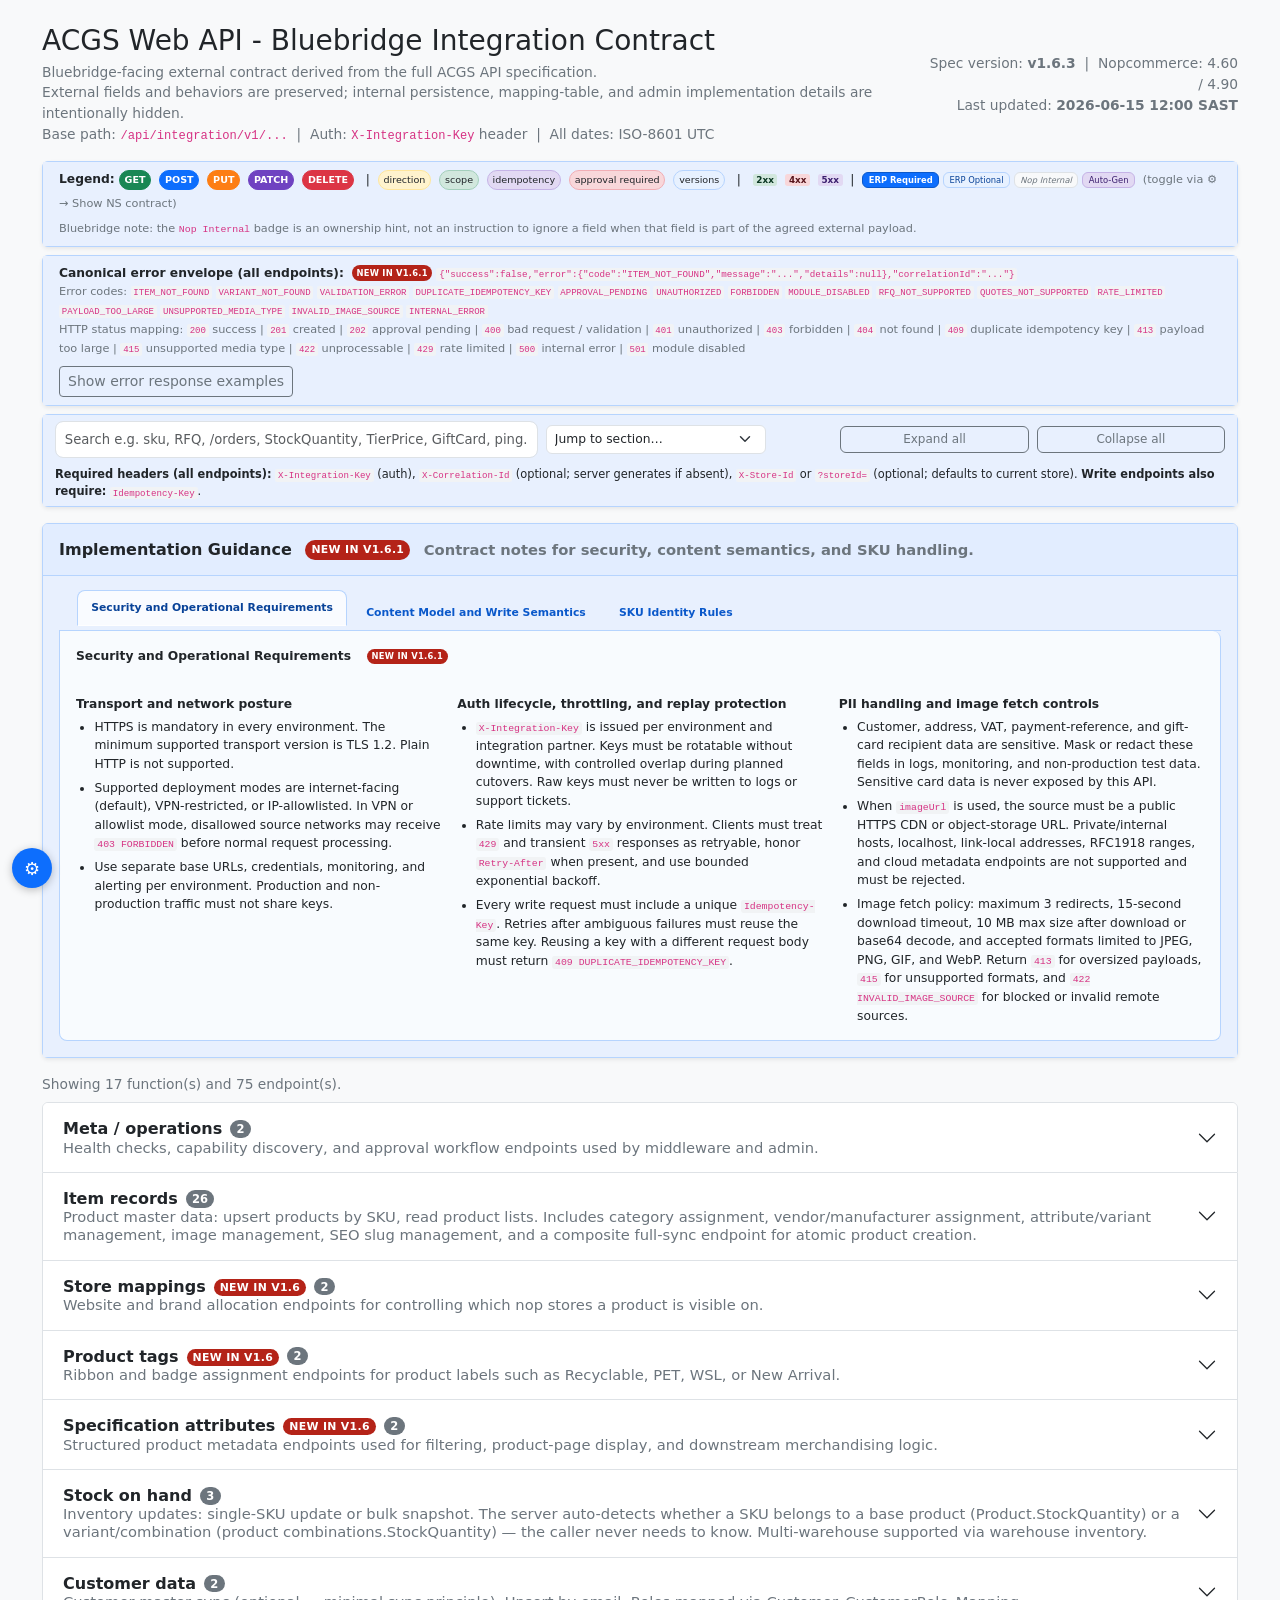
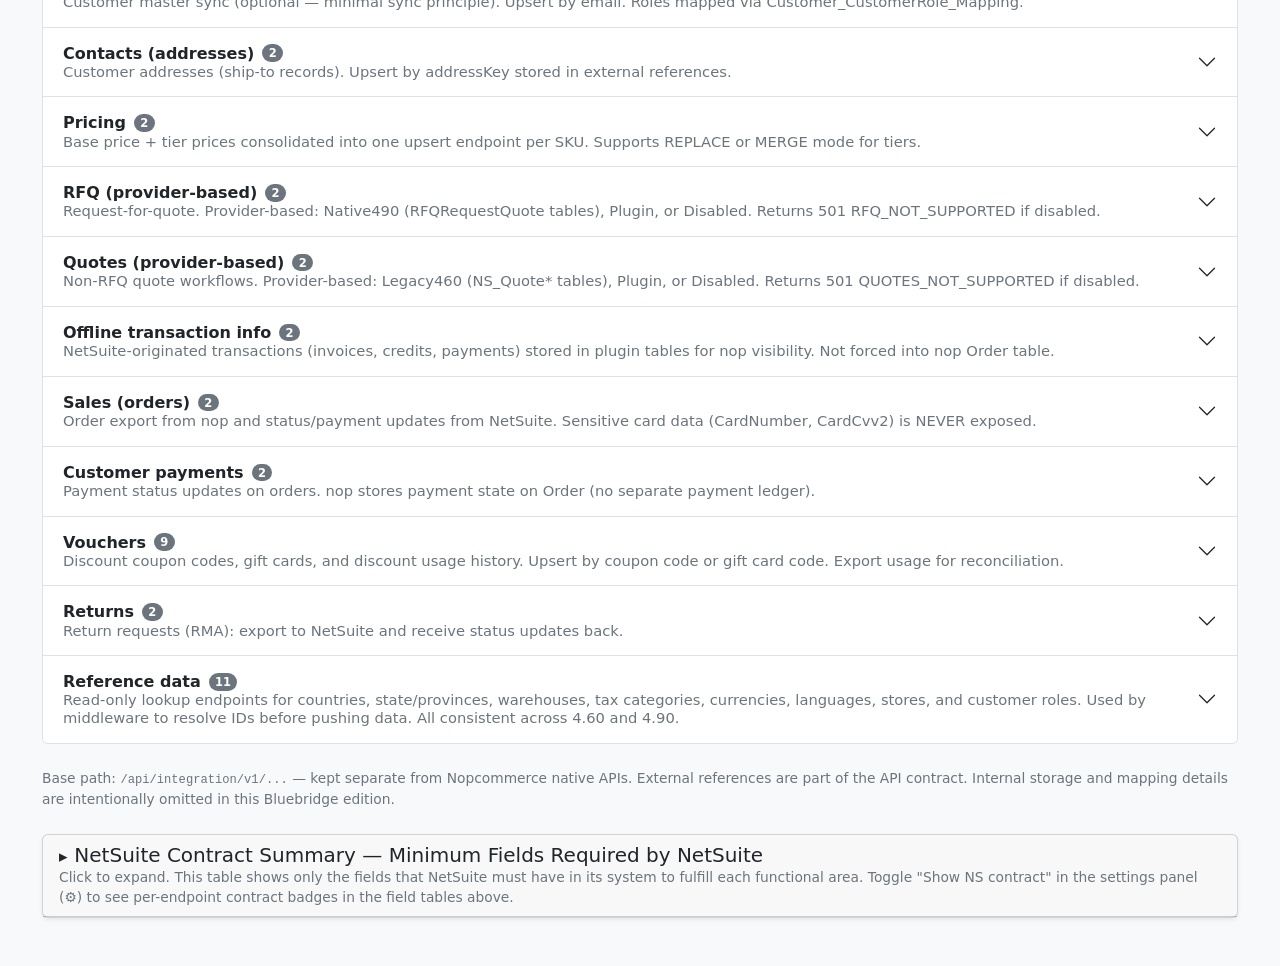
<file: index.html>
﻿<!doctype html>
<html lang="en">
<head>
  <meta charset="utf-8">
  <meta name="viewport" content="width=device-width, initial-scale=1">
  <title>ACGS Web API - Bluebridge Integration Contract</title>
  <link href="https://cdn.jsdelivr.net/npm/bootstrap@5.3.3/dist/css/bootstrap.min.css" rel="stylesheet">
  <link href="css/styles.css" rel="stylesheet">
</head>
<body>
<!-- Floating settings panel -->
<button class="settings-fab" id="settingsFab" title="Display settings (Ctrl+,)">&#x2699;</button>
<div class="settings-panel" id="settingsPanel">
  <h6>Layout width</h6>
  <div class="form-check form-switch mb-1">
    <input class="form-check-input" type="checkbox" id="widthToggle">
    <label class="form-check-label" for="widthToggle">Full width</label>
  </div>
  <div class="settings-divider"></div>
  <h6>Field details</h6>
  <div class="form-check form-switch mb-1">
    <input class="form-check-input" type="checkbox" id="typesToggle">
    <label class="form-check-label" for="typesToggle">Show data types</label>
  </div>
  <div class="form-check form-switch mb-1">
    <input class="form-check-input" type="checkbox" id="contractToggle">
    <label class="form-check-label" for="contractToggle">Show NS contract</label>
  </div>
  <div class="form-check form-switch mb-1">
    <input class="form-check-input" type="checkbox" id="diffToggle">
    <label class="form-check-label" for="diffToggle">Highlight 4.60/4.90 diffs</label>
  </div>
  <div class="settings-divider"></div>
  <h6>Appearance</h6>
  <div class="form-check form-switch mb-1">
    <input class="form-check-input" type="checkbox" id="darkToggle">
    <label class="form-check-label" for="darkToggle">Dark mode</label>
  </div>
  <div class="form-check form-switch mb-1">
    <input class="form-check-input" type="checkbox" id="printToggle">
    <label class="form-check-label" for="printToggle">Print view</label>
  </div>
  <div class="settings-divider"></div>
  <h6>Font size</h6>
  <div class="btn-group w-100" role="group">
    <button type="button" class="btn btn-outline-secondary fs-btn" data-fs="fs-xs">XS</button>
    <button type="button" class="btn btn-outline-secondary fs-btn" data-fs="fs-sm">S</button>
    <button type="button" class="btn btn-outline-secondary fs-btn active" data-fs="fs-md">M</button>
    <button type="button" class="btn btn-outline-secondary fs-btn" data-fs="fs-lg">L</button>
  </div>
</div>

<div class="container container-narrow py-4">
    <div class="d-flex flex-column flex-md-row justify-content-between align-items-md-center gap-3 mb-3">
      <div>
          <h1 class="h3 mb-1">ACGS Web API - Bluebridge Integration Contract</h1>
        <div class="small-muted">
          Bluebridge-facing external contract derived from the full ACGS API specification.
          <br>External fields and behaviors are preserved; internal persistence, mapping-table, and admin implementation details are intentionally hidden.
          <br>Base path: <code class="mono">/api/integration/v1/...</code> &nbsp;|&nbsp; Auth: <code>X-Integration-Key</code> header &nbsp;|&nbsp; All dates: ISO-8601 UTC
        </div>
      </div>
      <div class="text-md-end small-muted">
        Spec version: <strong id="specVersion">v1.6.3</strong> &nbsp;|&nbsp; Nopcommerce: 4.60 / 4.90
        <br>Last updated: <strong id="lastUpdated">2026-06-15 12:00 SAST</strong>
      </div>
    </div>

    <!-- Legend -->
    <div class="card shadow-sm mb-2 header-zone">
      <div class="card-body legend-box py-2">
        <strong>Legend:</strong>
        <span class="pill pill-method pill-method-get">GET</span>
        <span class="pill pill-method pill-method-post">POST</span>
        <span class="pill pill-method pill-method-put">PUT</span>
        <span class="pill pill-method pill-method-patch">PATCH</span>
        <span class="pill pill-method pill-method-delete">DELETE</span>
        &nbsp;|&nbsp;
        <span class="pill dir">direction</span>
        <span class="pill scope">scope</span>
        <span class="pill idemp">idempotency</span>
        <span class="pill approval">approval required</span>
        <span class="pill ver">versions</span>
        &nbsp;|&nbsp;
        <span class="status-badge status-2xx">2xx</span>
        <span class="status-badge status-4xx">4xx</span>
        <span class="status-badge status-5xx">5xx</span>
        &nbsp;|&nbsp;
        <span class="badge badge-ns-required">ERP Required</span>
        <span class="badge badge-ns-optional">ERP Optional</span>
        <span class="badge badge-nop-internal">Nop Internal</span>
        <span class="badge badge-auto-generated">Auto-Gen</span>
        <span class="small-muted ms-1">(toggle via &#x2699; &#x2192; Show NS contract)</span>
        <div class="small-muted mt-2">Bluebridge note: the <code>Nop Internal</code> badge is an ownership hint, not an instruction to ignore a field when that field is part of the agreed external payload.</div>
      </div>
    </div>

    <!-- Error response schema -->
    <div class="card shadow-sm mb-2 header-zone">
      <div class="card-body py-2 header-info">
        <strong>Canonical error envelope (all endpoints):</strong><span class="new-badge">New in v1.6.1</span>
        <code class="mono" style="font-size:.75em">{"success":false,"error":{"code":"ITEM_NOT_FOUND","message":"...","details":null},"correlationId":"..."}</code>
        <br><span class="small-muted">Error codes: <code>ITEM_NOT_FOUND</code> <code>VARIANT_NOT_FOUND</code> <code>VALIDATION_ERROR</code> <code>DUPLICATE_IDEMPOTENCY_KEY</code> <code>APPROVAL_PENDING</code> <code>UNAUTHORIZED</code> <code>FORBIDDEN</code> <code>MODULE_DISABLED</code> <code>RFQ_NOT_SUPPORTED</code> <code>QUOTES_NOT_SUPPORTED</code> <code>RATE_LIMITED</code> <code>PAYLOAD_TOO_LARGE</code> <code>UNSUPPORTED_MEDIA_TYPE</code> <code>INVALID_IMAGE_SOURCE</code> <code>INTERNAL_ERROR</code></span>
        <br><span class="small-muted">HTTP status mapping:
          <code>200</code> success |
          <code>201</code> created |
          <code>202</code> approval pending |
          <code>400</code> bad request / validation |
          <code>401</code> unauthorized |
          <code>403</code> forbidden |
          <code>404</code> not found |
          <code>409</code> duplicate idempotency key |
          <code>413</code> payload too large |
          <code>415</code> unsupported media type |
          <code>422</code> unprocessable |
          <code>429</code> rate limited |
          <code>500</code> internal error |
          <code>501</code> module disabled
        </span>
        <div class="mt-2">
          <button class="btn btn-sm btn-outline-secondary" type="button" onclick="var b=document.getElementById('errorExamplesBlock');b.classList.toggle('open');this.textContent=b.classList.contains('open')?'Hide error examples':'Show error response examples'">Show error response examples</button>
          <div class="example-payload-block" id="errorExamplesBlock">
            <h6 class="mt-2">404 &mdash; Item not found</h6>
            <pre>{"success":false,"error":{"code":"ITEM_NOT_FOUND","message":"No product found with SKU: NONEXIST-SKU","details":null},"correlationId":"a1b2c3d4-e5f6-7890-abcd-ef1234567890"}</pre>
            <h6>401 &mdash; Unauthorized</h6>
            <pre>{"success":false,"error":{"code":"UNAUTHORIZED","message":"Invalid or missing X-Integration-Key header","details":null},"correlationId":"f1e2d3c4-b5a6-7890-abcd-ef1234567890"}</pre>
            <h6>409 &mdash; Duplicate idempotency key</h6>
            <pre>{"success":false,"error":{"code":"DUPLICATE_IDEMPOTENCY_KEY","message":"Idempotency-Key has already been used for a different request","details":{"originalRequestUtc":"2025-01-15T10:00:00Z","originalAction":"updated"}},"correlationId":"c3d4e5f6-a7b8-9012-cdef-123456789abc"}</pre>
            <h6>429 &mdash; Rate limited</h6>
            <pre>{"success":false,"error":{"code":"RATE_LIMITED","message":"Rate limit exceeded for this integration key","details":{"retryAfterSeconds":30}},"correlationId":"c7d8e9f0-a1b2-3456-cdef-45678901bcde"}</pre>
            <h6>422 &mdash; Validation error</h6>
            <pre>{"success":false,"error":{"code":"VALIDATION_ERROR","message":"One or more validation errors occurred","details":[{"field":"name","message":"Name is required"},{"field":"price","message":"Price must be >= 0"}]},"correlationId":"d4e5f6a7-b8c9-0123-def1-23456789abcd"}</pre>
            <h6>202 &mdash; Approval pending (success with staging)</h6>
            <pre>{"success":true,"data":{"status":"PENDING_APPROVAL","pendingChangeId":42,"pendingChangeNumber":"PC-000042","message":"Change staged for approval. Use GET /approvals/42 to check status."},"correlationId":"e5f6a7b8-c9d0-1234-ef12-3456789abcde"}</pre>
          </div>
        </div>
      </div>
    </div>

    <!-- Sticky search bar -->
    <div class="card shadow-sm mb-3 sticky-search header-zone">
      <div class="card-body">
        <div class="row g-2 align-items-center">
          <div class="col-12 col-md-5">
            <input id="searchBox" class="form-control form-control-lg" type="text"
                   placeholder="Search e.g. sku, RFQ, /orders, StockQuantity, TierPrice, GiftCard, ping...">
            <span class="kbd-hint"><kbd>Ctrl</kbd>+<kbd>K</kbd> focus &nbsp; <kbd>Esc</kbd> clear</span>
          </div>
          <div class="col-12 col-md-3">
            <select id="jumpToSelect" class="form-select jump-to-dropdown"><option value="">Jump to section&hellip;</option></select>
          </div>
          <div class="col-12 col-md-4">
            <div class="d-flex gap-2">
              <button id="expandAllBtn" class="btn btn-outline-secondary w-100">Expand all</button>
              <button id="collapseAllBtn" class="btn btn-outline-secondary w-100">Collapse all</button>
            </div>
          </div>
        </div>
        <div class="mt-2 header-info">
          <strong>Required headers (all endpoints):</strong>
          <code>X-Integration-Key</code> (auth),
          <code>X-Correlation-Id</code> (optional; server generates if absent),
          <code>X-Store-Id</code> or <code>?storeId=</code> (optional; defaults to current store).
          <strong>Write endpoints also require:</strong> <code>Idempotency-Key</code>.
        </div>
      </div>
    </div>

    <div class="card shadow-sm mb-3 header-zone guidance-panel" id="implementation-guidance">
      <div class="card-header guidance-panel-header p-0">
        <button class="accordion-button guidance-panel-toggle" id="toggleGuidanceBtn" type="button" data-bs-toggle="collapse" data-bs-target="#implementationGuidanceBody" aria-expanded="true" aria-controls="implementationGuidanceBody">
          <span>
            <strong>Implementation Guidance</strong>
            <span class="new-badge">New in v1.6.1</span>
            <span class="small-muted ms-2">Contract notes for security, content semantics, and SKU handling.</span>
          </span>
        </button>
      </div>
      <div class="collapse show" id="implementationGuidanceBody">
        <div class="card-body header-info guidance-panel-body">
          <ul class="nav nav-tabs guidance-tabs" id="implementationGuidanceTabs" role="tablist">
            <li class="nav-item" role="presentation">
              <button class="nav-link active" id="security-ops-tab" data-bs-toggle="tab" data-bs-target="#security-ops-pane" type="button" role="tab" aria-controls="security-ops-pane" aria-selected="true">Security and Operational Requirements</button>
            </li>
            <li class="nav-item" role="presentation">
              <button class="nav-link" id="content-model-tab" data-bs-toggle="tab" data-bs-target="#content-model-pane" type="button" role="tab" aria-controls="content-model-pane" aria-selected="false">Content Model and Write Semantics</button>
            </li>
            <li class="nav-item" role="presentation">
              <button class="nav-link" id="sku-identity-tab" data-bs-toggle="tab" data-bs-target="#sku-identity-pane" type="button" role="tab" aria-controls="sku-identity-pane" aria-selected="false">SKU Identity Rules</button>
            </li>
          </ul>
          <div class="tab-content guidance-tab-content" id="implementationGuidanceTabContent">
            <div class="tab-pane fade show active" id="security-ops-pane" role="tabpanel" aria-labelledby="security-ops-tab" tabindex="0">
              <div class="guidance-pane-title">
                <strong>Security and Operational Requirements</strong>
                <span class="new-badge">New in v1.6.1</span>
              </div>
              <div class="row g-3 mt-1">
                <div class="col-12 col-xl-4">
                  <strong>Transport and network posture</strong>
                  <ul class="mb-0 mt-1">
                    <li>HTTPS is mandatory in every environment. The minimum supported transport version is TLS 1.2. Plain HTTP is not supported.</li>
                    <li>Supported deployment modes are internet-facing (default), VPN-restricted, or IP-allowlisted. In VPN or allowlist mode, disallowed source networks may receive <code>403 FORBIDDEN</code> before normal request processing.</li>
                    <li>Use separate base URLs, credentials, monitoring, and alerting per environment. Production and non-production traffic must not share keys.</li>
                  </ul>
                </div>
                <div class="col-12 col-xl-4">
                  <strong>Auth lifecycle, throttling, and replay protection</strong>
                  <ul class="mb-0 mt-1">
                    <li><code>X-Integration-Key</code> is issued per environment and integration partner. Keys must be rotatable without downtime, with controlled overlap during planned cutovers. Raw keys must never be written to logs or support tickets.</li>
                    <li>Rate limits may vary by environment. Clients must treat <code>429</code> and transient <code>5xx</code> responses as retryable, honor <code>Retry-After</code> when present, and use bounded exponential backoff.</li>
                    <li>Every write request must include a unique <code>Idempotency-Key</code>. Retries after ambiguous failures must reuse the same key. Reusing a key with a different request body must return <code>409 DUPLICATE_IDEMPOTENCY_KEY</code>.</li>
                  </ul>
                </div>
                <div class="col-12 col-xl-4">
                  <strong>PII handling and image fetch controls</strong>
                  <ul class="mb-0 mt-1">
                    <li>Customer, address, VAT, payment-reference, and gift-card recipient data are sensitive. Mask or redact these fields in logs, monitoring, and non-production test data. Sensitive card data is never exposed by this API.</li>
                    <li>When <code>imageUrl</code> is used, the source must be a public HTTPS CDN or object-storage URL. Private/internal hosts, localhost, link-local addresses, RFC1918 ranges, and cloud metadata endpoints are not supported and must be rejected.</li>
                    <li>Image fetch policy: maximum 3 redirects, 15-second download timeout, 10 MB max size after download or base64 decode, and accepted formats limited to JPEG, PNG, GIF, and WebP. Return <code>413</code> for oversized payloads, <code>415</code> for unsupported formats, and <code>422 INVALID_IMAGE_SOURCE</code> for blocked or invalid remote sources.</li>
                  </ul>
                </div>
              </div>
            </div>
            <div class="tab-pane fade" id="content-model-pane" role="tabpanel" aria-labelledby="content-model-tab" tabindex="0">
              <div class="guidance-pane-title">
                <strong>Content Model and Write Semantics</strong>
                <span class="new-badge">New in v1.6.1</span>
              </div>
              <div class="row g-3 mt-1">
                <div class="col-12 col-xl-5">
                  <strong>Single-language catalog contract</strong>
                  <ul class="mb-0 mt-1">
                    <li>This version of the contract is intentionally single-language only. Product <code>name</code>, descriptions, and meta fields represent a single live storefront value, not a translation set.</li>
                    <li>Request and response payloads do not include localized translation arrays. <code>GET /api/integration/v1/reference/languages</code> remains a lookup for store defaults and optional <code>UrlRecord.LanguageId</code> usage only.</li>
                  </ul>
                </div>
                <div class="col-12 col-xl-7">
                  <strong>Omit vs null vs clear</strong>
                  <ul class="mb-0 mt-1">
                    <li><code>PUT /items/by-sku/{sku}</code>: required core fields must always be supplied. For existing products, omitted optional scalar fields remain unchanged. For new products, omitted optional scalar fields fall back to nop defaults.</li>
                    <li><code>PATCH /items/by-sku/{sku}</code>: omitted fields remain unchanged. Use this endpoint for partial updates, unpublish actions, and soft deletes.</li>
                    <li><code>PUT /items/by-sku/{sku}/full-sync</code>: on existing products, omitted child objects and collections remain unchanged. Explicit empty arrays on <code>categories</code>, <code>tags</code>, <code>specifications</code>, <code>attributes</code>, <code>images</code>, and <code>combinations</code> mean clear and replace that collection. Clear explicit store mappings by sending <code>{ "allStores": true }</code>.</li>
                    <li>Use <code>null</code> only to clear optional scalar, date, or text fields. Sending <code>null</code> for required or non-nullable fields, or for related collections and mapped entities, must return <code>422 VALIDATION_ERROR</code>.</li>
                    <li>Empty string may be used to clear optional free-text fields such as admin comments and meta text. SEO slug behavior remains explicit through <code>PUT /items/by-sku/{sku}/seo-slug</code>.</li>
                  </ul>
                </div>
              </div>
            </div>
            <div class="tab-pane fade" id="sku-identity-pane" role="tabpanel" aria-labelledby="sku-identity-tab" tabindex="0">
              <div class="guidance-pane-title">
                <strong>SKU Identity Rules</strong>
                <span class="new-badge">New in v1.6.1</span>
              </div>
              <div class="row g-3 mt-1">
                <div class="col-12 col-xl-5">
                  <strong>Parent product routes</strong>
                  <ul class="mb-0 mt-1">
                    <li>Endpoints shaped like <code>GET</code>, <code>PUT</code>, or <code>PATCH /api/integration/v1/items/by-sku/{sku}</code> treat <code>{sku}</code> as the parent or base product SKU.</li>
                    <li>For a product such as <code>BAS3000</code> with combinations like <code>BAS3000-GN-XL</code>, call product routes with <code>BAS3000</code>, not the child SKU.</li>
                    <li>This same parent-SKU rule applies to related product routes such as <code>/attributes</code>, <code>/combinations</code>, <code>/images</code>, <code>/seo-slug</code>, <code>/full-sync</code>, and base pricing routes such as <code>/pricing/by-sku/{sku}</code>.</li>
                  </ul>
                </div>
                <div class="col-12 col-xl-7">
                  <strong>Child combination SKUs</strong>
                  <ul class="mb-0 mt-1">
                    <li>Variant or combination SKUs belong inside the request or response body as <code>variantSku</code> or <code>combinationSku</code>, not in the parent product route.</li>
                    <li>Use <code>/items/by-sku/{sku}/combinations</code> or <code>/items/by-sku/{sku}/full-sync</code> to create and maintain child combinations under the parent product.</li>
                    <li>Use child SKUs directly on inventory endpoints only. Those endpoints auto-detect whether the SKU belongs to a base product or a <code>ProductAttributeCombination</code>.</li>
                    <li>Variant-specific price overrides and stock belong on the combination record, not on the parent product route. Use <code>combinations[].overriddenPrice</code> and variant stock updates for child SKUs.</li>
                  </ul>
                </div>
              </div>
            </div>
          </div>
        </div>
      </div>
    </div>

    <div id="summary" class="small-muted mb-2"></div>
    <div class="accordion" id="functionsAccordion"></div>

    <div class="small-muted mt-4">
      Base path: <span class="mono">/api/integration/v1/...</span> &mdash; kept separate from Nopcommerce native APIs.
      External references are part of the API contract. Internal storage and mapping details are intentionally omitted in this Bluebridge edition.
    </div>

    <!-- NS Contract Summary Table -->
    <div class="card shadow-sm mt-4 mb-4" id="ns-contract-summary">
      <div class="card-header" style="cursor:pointer" onclick="var b=this.nextElementSibling;var ic=this.querySelector('.ns-summary-chevron');if(b.style.display==='none'){b.style.display='';ic.textContent='\u25BE'}else{b.style.display='none';ic.textContent='\u25B8'}">
        <h5 class="mb-0"><span class="ns-summary-chevron" style="margin-right:.4em;font-size:.85em">&#x25B8;</span>NetSuite Contract Summary &mdash; Minimum Fields Required by NetSuite</h5>
        <div class="small-muted">Click to expand. This table shows only the fields that NetSuite must have in its system to fulfill each functional area. Toggle "Show NS contract" in the settings panel (&#x2699;) to see per-endpoint contract badges in the field tables above.</div>
      </div>
      <div class="card-body" style="display:none">
        <div class="mb-3">
          <strong>Legend:</strong>
          <span class="badge badge-ns-required">ERP Required</span> NetSuite <strong>must</strong> provide this field &mdash; integration fails without it.
          <span class="badge badge-ns-optional ms-2">ERP Optional</span> NetSuite <em>can</em> provide this &mdash; enriches data but has server defaults.
          <span class="badge badge-nop-internal ms-2">Nop Internal</span> Server-owned behavior or data shape. Bluebridge should not depend on internal tables, joins, or platform IDs behind it.
          <span class="badge badge-auto-generated ms-2">Auto-Gen</span> Generated by the platform or workflow rather than supplied directly by Bluebridge.
        </div>
        <div id="contractSummaryTables"></div>
      </div>
    </div>
  </div>

  <script src="https://cdn.jsdelivr.net/npm/bootstrap@5.3.3/dist/js/bootstrap.bundle.min.js"></script>
  <!-- JS modules extracted from inline script for maintainability -->
  <!-- Data files (must load before renderer) -->
  <script src="js/data-integration-spec.js"></script>
  <script src="js/data-proposed-additions-bluebridge-safe.js"></script>
  <script src="js/data-payload-examples.js"></script>

  <!-- Pure rendering/helper functions -->
  <script src="js/renderer.js"></script>

  <!-- App initialization, UI components, and contract classification -->
  <script src="js/data-contract-classification.js"></script>
  <script src="js/data-bluebridge-filter.js"></script>
  <script src="js/app.js"></script>
</body>
</html>
</file>
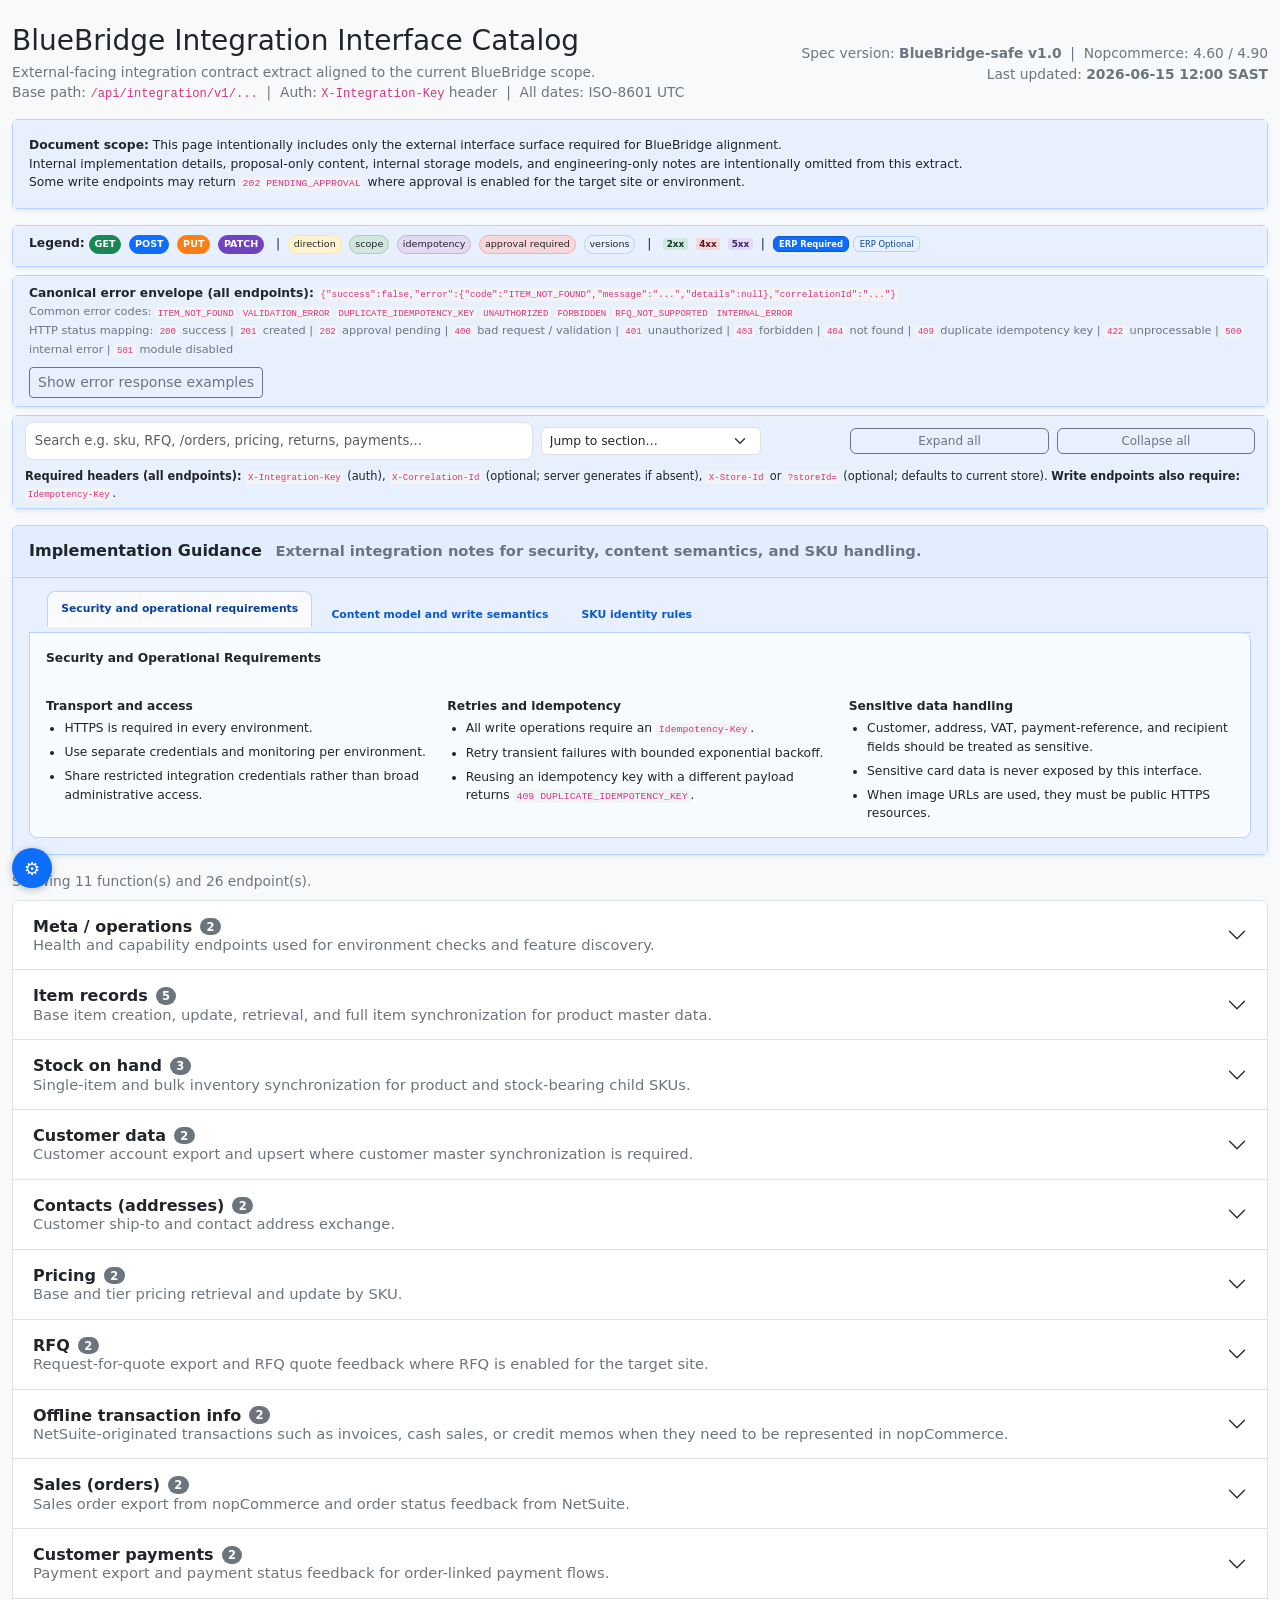
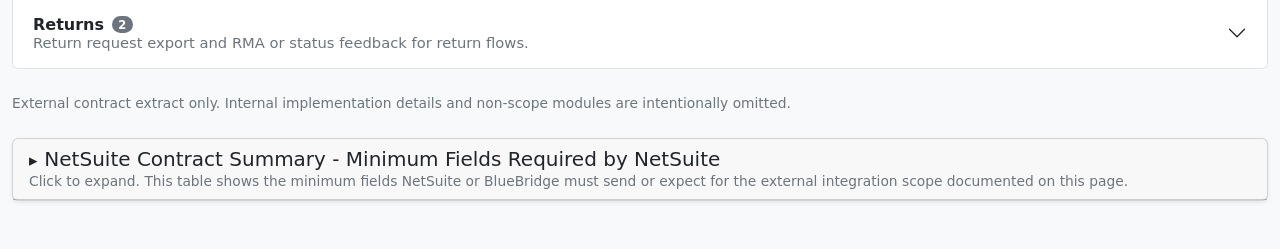
<file: acgs-bluebridge-api-doc.source.html>
<!doctype html>
<html lang="en">
<head>
  <meta charset="utf-8">
  <meta name="viewport" content="width=device-width, initial-scale=1">
  <title>BlueBridge Integration Interface Catalog</title>
  <link href="https://cdn.jsdelivr.net/npm/bootstrap@5.3.3/dist/css/bootstrap.min.css" rel="stylesheet">
  <link href="css/styles.css" rel="stylesheet">
</head>
<body class="full-width show-types show-contracts show-diffs">
<button class="settings-fab" id="settingsFab" title="Display settings (Ctrl+,)">&#x2699;</button>
<div class="settings-panel" id="settingsPanel">
  <h6>Layout width</h6>
  <div class="form-check form-switch mb-1">
    <input class="form-check-input" type="checkbox" id="widthToggle" checked>
    <label class="form-check-label" for="widthToggle">Full width</label>
  </div>
  <div class="settings-divider"></div>
  <h6>Field details</h6>
  <div class="form-check form-switch mb-1">
    <input class="form-check-input" type="checkbox" id="typesToggle" checked>
    <label class="form-check-label" for="typesToggle">Show data types</label>
  </div>
  <div class="form-check form-switch mb-1">
    <input class="form-check-input" type="checkbox" id="contractToggle" checked>
    <label class="form-check-label" for="contractToggle">Show NS contract</label>
  </div>
  <div class="form-check form-switch mb-1">
    <input class="form-check-input" type="checkbox" id="diffToggle" checked>
    <label class="form-check-label" for="diffToggle">Highlight 4.60/4.90 diffs</label>
  </div>
  <div class="settings-divider"></div>
  <h6>Appearance</h6>
  <div class="form-check form-switch mb-1">
    <input class="form-check-input" type="checkbox" id="darkToggle">
    <label class="form-check-label" for="darkToggle">Dark mode</label>
  </div>
  <div class="form-check form-switch mb-1">
    <input class="form-check-input" type="checkbox" id="printToggle">
    <label class="form-check-label" for="printToggle">Print view</label>
  </div>
  <div class="settings-divider"></div>
  <h6>Font size</h6>
  <div class="btn-group w-100" role="group">
    <button type="button" class="btn btn-outline-secondary fs-btn" data-fs="fs-xs">XS</button>
    <button type="button" class="btn btn-outline-secondary fs-btn" data-fs="fs-sm">S</button>
    <button type="button" class="btn btn-outline-secondary fs-btn active" data-fs="fs-md">M</button>
    <button type="button" class="btn btn-outline-secondary fs-btn" data-fs="fs-lg">L</button>
  </div>
</div>

<div class="container container-narrow py-4">
  <div class="d-flex flex-column flex-md-row justify-content-between align-items-md-center gap-3 mb-3">
    <div>
      <h1 class="h3 mb-1">BlueBridge Integration Interface Catalog</h1>
      <div class="small-muted">
        External-facing integration contract extract aligned to the current BlueBridge scope.
        <br>Base path: <code class="mono">/api/integration/v1/...</code> &nbsp;|&nbsp; Auth: <code>X-Integration-Key</code> header &nbsp;|&nbsp; All dates: ISO-8601 UTC
      </div>
    </div>
    <div class="text-md-end small-muted">
      Spec version: <strong id="specVersion">BlueBridge-safe v1.0</strong> &nbsp;|&nbsp; Nopcommerce: 4.60 / 4.90
      <br>Last updated: <strong id="lastUpdated">2026-06-15 12:00 SAST</strong>
    </div>
  </div>

  <div class="card shadow-sm mb-3 header-zone">
    <div class="card-body py-3 header-info">
      <strong>Document scope:</strong> This page intentionally includes only the external interface surface required for BlueBridge alignment.
      <br>Internal implementation details, proposal-only content, internal storage models, and engineering-only notes are intentionally omitted from this extract.
      <br>Some write endpoints may return <code>202 PENDING_APPROVAL</code> where approval is enabled for the target site or environment.
    </div>
  </div>

  <div class="card shadow-sm mb-2 header-zone">
    <div class="card-body legend-box py-2">
      <strong>Legend:</strong>
      <span class="pill pill-method pill-method-get">GET</span>
      <span class="pill pill-method pill-method-post">POST</span>
      <span class="pill pill-method pill-method-put">PUT</span>
      <span class="pill pill-method pill-method-patch">PATCH</span>
      &nbsp;|&nbsp;
      <span class="pill dir">direction</span>
      <span class="pill scope">scope</span>
      <span class="pill idemp">idempotency</span>
      <span class="pill approval">approval required</span>
      <span class="pill ver">versions</span>
      &nbsp;|&nbsp;
      <span class="status-badge status-2xx">2xx</span>
      <span class="status-badge status-4xx">4xx</span>
      <span class="status-badge status-5xx">5xx</span>
      &nbsp;|&nbsp;
      <span class="badge badge-ns-required">ERP Required</span>
      <span class="badge badge-ns-optional">ERP Optional</span>
    </div>
  </div>

  <div class="card shadow-sm mb-2 header-zone">
    <div class="card-body py-2 header-info">
      <strong>Canonical error envelope (all endpoints):</strong>
      <code class="mono" style="font-size:.75em">{"success":false,"error":{"code":"ITEM_NOT_FOUND","message":"...","details":null},"correlationId":"..."}</code>
      <br><span class="small-muted">Common error codes: <code>ITEM_NOT_FOUND</code> <code>VALIDATION_ERROR</code> <code>DUPLICATE_IDEMPOTENCY_KEY</code> <code>UNAUTHORIZED</code> <code>FORBIDDEN</code> <code>RFQ_NOT_SUPPORTED</code> <code>INTERNAL_ERROR</code></span>
      <br><span class="small-muted">HTTP status mapping:
        <code>200</code> success |
        <code>201</code> created |
        <code>202</code> approval pending |
        <code>400</code> bad request / validation |
        <code>401</code> unauthorized |
        <code>403</code> forbidden |
        <code>404</code> not found |
        <code>409</code> duplicate idempotency key |
        <code>422</code> unprocessable |
        <code>500</code> internal error |
        <code>501</code> module disabled
      </span>
      <div class="mt-2">
        <button class="btn btn-sm btn-outline-secondary" type="button" onclick="var b=document.getElementById('errorExamplesBlock');b.classList.toggle('open');this.textContent=b.classList.contains('open')?'Hide error examples':'Show error response examples'">Show error response examples</button>
        <div class="example-payload-block" id="errorExamplesBlock">
          <h6 class="mt-2">404 - Item not found</h6>
          <pre>{"success":false,"error":{"code":"ITEM_NOT_FOUND","message":"No product found with SKU: NONEXIST-SKU","details":null},"correlationId":"a1b2c3d4-e5f6-7890-abcd-ef1234567890"}</pre>
          <h6>401 - Unauthorized</h6>
          <pre>{"success":false,"error":{"code":"UNAUTHORIZED","message":"Invalid or missing X-Integration-Key header","details":null},"correlationId":"f1e2d3c4-b5a6-7890-abcd-ef1234567890"}</pre>
          <h6>409 - Duplicate idempotency key</h6>
          <pre>{"success":false,"error":{"code":"DUPLICATE_IDEMPOTENCY_KEY","message":"Idempotency-Key has already been used for a different request","details":{"originalRequestUtc":"2025-01-15T10:00:00Z","originalAction":"updated"}},"correlationId":"c3d4e5f6-a7b8-9012-cdef-123456789abc"}</pre>
          <h6>202 - Approval pending</h6>
          <pre>{"success":true,"data":{"status":"PENDING_APPROVAL","pendingChangeId":42,"pendingChangeNumber":"PC-000042","message":"Change staged for approval. Use GET /approvals/42 to check status."},"correlationId":"e5f6a7b8-c9d0-1234-ef12-3456789abcde"}</pre>
        </div>
      </div>
    </div>
  </div>

  <div class="card shadow-sm mb-3 sticky-search header-zone">
    <div class="card-body">
      <div class="row g-2 align-items-center">
        <div class="col-12 col-md-5">
          <input id="searchBox" class="form-control form-control-lg" type="text"
                 placeholder="Search e.g. sku, RFQ, /orders, pricing, returns, payments...">
          <span class="kbd-hint"><kbd>Ctrl</kbd>+<kbd>K</kbd> focus &nbsp; <kbd>Esc</kbd> clear</span>
        </div>
        <div class="col-12 col-md-3">
          <select id="jumpToSelect" class="form-select jump-to-dropdown"><option value="">Jump to section&hellip;</option></select>
        </div>
        <div class="col-12 col-md-4">
          <div class="d-flex gap-2">
            <button id="expandAllBtn" class="btn btn-outline-secondary w-100">Expand all</button>
            <button id="collapseAllBtn" class="btn btn-outline-secondary w-100">Collapse all</button>
          </div>
        </div>
      </div>
      <div class="mt-2 header-info">
        <strong>Required headers (all endpoints):</strong>
        <code>X-Integration-Key</code> (auth),
        <code>X-Correlation-Id</code> (optional; server generates if absent),
        <code>X-Store-Id</code> or <code>?storeId=</code> (optional; defaults to current store).
        <strong>Write endpoints also require:</strong> <code>Idempotency-Key</code>.
      </div>
    </div>
  </div>

  <div class="card shadow-sm mb-3 header-zone guidance-panel" id="implementation-guidance">
    <div class="card-header guidance-panel-header p-0">
      <button class="accordion-button guidance-panel-toggle" id="toggleGuidanceBtn" type="button" data-bs-toggle="collapse" data-bs-target="#implementationGuidanceBody" aria-expanded="true" aria-controls="implementationGuidanceBody">
        <span>
          <strong>Implementation Guidance</strong>
          <span class="small-muted ms-2">External integration notes for security, content semantics, and SKU handling.</span>
        </span>
      </button>
    </div>
    <div class="collapse show" id="implementationGuidanceBody">
      <div class="card-body header-info guidance-panel-body">
        <ul class="nav nav-tabs guidance-tabs" id="implementationGuidanceTabs" role="tablist">
          <li class="nav-item" role="presentation">
            <button class="nav-link active" id="security-ops-tab" data-bs-toggle="tab" data-bs-target="#security-ops-pane" type="button" role="tab" aria-controls="security-ops-pane" aria-selected="true">Security and operational requirements</button>
          </li>
          <li class="nav-item" role="presentation">
            <button class="nav-link" id="content-model-tab" data-bs-toggle="tab" data-bs-target="#content-model-pane" type="button" role="tab" aria-controls="content-model-pane" aria-selected="false">Content model and write semantics</button>
          </li>
          <li class="nav-item" role="presentation">
            <button class="nav-link" id="sku-identity-tab" data-bs-toggle="tab" data-bs-target="#sku-identity-pane" type="button" role="tab" aria-controls="sku-identity-pane" aria-selected="false">SKU identity rules</button>
          </li>
        </ul>
        <div class="tab-content guidance-tab-content" id="implementationGuidanceTabContent">
          <div class="tab-pane fade show active" id="security-ops-pane" role="tabpanel" aria-labelledby="security-ops-tab" tabindex="0">
            <div class="guidance-pane-title"><strong>Security and Operational Requirements</strong></div>
            <div class="row g-3 mt-1">
              <div class="col-12 col-xl-4">
                <strong>Transport and access</strong>
                <ul class="mb-0 mt-1">
                  <li>HTTPS is required in every environment.</li>
                  <li>Use separate credentials and monitoring per environment.</li>
                  <li>Share restricted integration credentials rather than broad administrative access.</li>
                </ul>
              </div>
              <div class="col-12 col-xl-4">
                <strong>Retries and idempotency</strong>
                <ul class="mb-0 mt-1">
                  <li>All write operations require an <code>Idempotency-Key</code>.</li>
                  <li>Retry transient failures with bounded exponential backoff.</li>
                  <li>Reusing an idempotency key with a different payload returns <code>409 DUPLICATE_IDEMPOTENCY_KEY</code>.</li>
                </ul>
              </div>
              <div class="col-12 col-xl-4">
                <strong>Sensitive data handling</strong>
                <ul class="mb-0 mt-1">
                  <li>Customer, address, VAT, payment-reference, and recipient fields should be treated as sensitive.</li>
                  <li>Sensitive card data is never exposed by this interface.</li>
                  <li>When image URLs are used, they must be public HTTPS resources.</li>
                </ul>
              </div>
            </div>
          </div>
          <div class="tab-pane fade" id="content-model-pane" role="tabpanel" aria-labelledby="content-model-tab" tabindex="0">
            <div class="guidance-pane-title"><strong>Content Model and Write Semantics</strong></div>
            <div class="row g-3 mt-1">
              <div class="col-12 col-xl-5">
                <strong>Catalog content model</strong>
                <ul class="mb-0 mt-1">
                  <li>This contract assumes a single live storefront value for names, descriptions, and meta text.</li>
                  <li>Localized translation arrays are not part of this extract.</li>
                </ul>
              </div>
              <div class="col-12 col-xl-7">
                <strong>Omit vs null vs clear</strong>
                <ul class="mb-0 mt-1">
                  <li><code>PUT /items/by-sku/{sku}</code> is the full base-item upsert contract for the external item record.</li>
                  <li><code>PATCH /items/by-sku/{sku}</code> updates only the fields supplied in the request body.</li>
                  <li>Use <code>null</code> only where the target field is defined as clearable; omit fields that should remain unchanged.</li>
                </ul>
              </div>
            </div>
          </div>
          <div class="tab-pane fade" id="sku-identity-pane" role="tabpanel" aria-labelledby="sku-identity-tab" tabindex="0">
            <div class="guidance-pane-title"><strong>SKU Identity Rules</strong></div>
            <div class="row g-3 mt-1">
              <div class="col-12 col-xl-5">
                <strong>Parent product routes</strong>
                <ul class="mb-0 mt-1">
                  <li>Item and pricing routes use the parent or base product SKU.</li>
                  <li>Base item routes should not be called with child or combination SKUs.</li>
                </ul>
              </div>
              <div class="col-12 col-xl-7">
                <strong>Child and stock-specific routes</strong>
                <ul class="mb-0 mt-1">
                  <li>Inventory endpoints may be configured to resolve either a base SKU or a stock-bearing child SKU.</li>
                  <li>Where RFQ or return flows are feature-gated per site, confirm enablement through <code>GET /meta/capabilities</code> before implementation.</li>
                </ul>
              </div>
            </div>
          </div>
        </div>
      </div>
    </div>
  </div>

  <div id="summary" class="small-muted mb-2"></div>
  <div class="accordion" id="functionsAccordion"></div>

  <div class="small-muted mt-4">
    External contract extract only. Internal implementation details and non-scope modules are intentionally omitted.
  </div>

  <div class="card shadow-sm mt-4 mb-4" id="ns-contract-summary">
    <div class="card-header" style="cursor:pointer" onclick="var b=this.nextElementSibling;var ic=this.querySelector('.ns-summary-chevron');if(b.style.display==='none'){b.style.display='';ic.textContent='\u25BE'}else{b.style.display='none';ic.textContent='\u25B8'}">
      <h5 class="mb-0"><span class="ns-summary-chevron" style="margin-right:.4em;font-size:.85em">&#x25B8;</span>NetSuite Contract Summary - Minimum Fields Required by NetSuite</h5>
      <div class="small-muted">Click to expand. This table shows the minimum fields NetSuite or BlueBridge must send or expect for the external integration scope documented on this page.</div>
    </div>
    <div class="card-body" style="display:none">
      <div class="mb-3">
        <strong>Legend:</strong>
        <span class="badge badge-ns-required">ERP Required</span> NetSuite must provide this field or value for the relevant write flow.
        <span class="badge badge-ns-optional ms-2">ERP Optional</span> NetSuite can provide or consume this field where applicable.
      </div>
      <div id="contractSummaryTables"></div>
    </div>
  </div>
</div>

<script src="https://cdn.jsdelivr.net/npm/bootstrap@5.3.3/dist/js/bootstrap.bundle.min.js"></script>
<script src="js/data-integration-spec-bluebridge-safe.js"></script>
<script src="js/data-proposed-additions-bluebridge-safe.js"></script>
<script src="js/data-payload-examples-bluebridge-safe.js"></script>
<script src="js/renderer.js"></script>
<script src="js/data-contract-classification.js"></script>
<script src="js/app.js"></script>
</body>
</html>
</file>
<file: css/styles.css>
body { background: #f8f9fa; }
.container-narrow { max-width: 1220px; }
.small-muted { font-size: 0.92em; color: #6c757d; }
.pill { display: inline-block; padding: .15em .5em; border-radius: 999px; font-size: .78em; border: 1px solid #dee2e6; background: #fff; }
.pill-method { font-weight: 650; color: #fff; }
.pill-method-get { background: #198754; border-color: #198754; }
.pill-method-post { background: #0d6efd; border-color: #0d6efd; }
.pill-method-put { background: #fd7e14; border-color: #fd7e14; }
.pill-method-patch { background: #6f42c1; border-color: #6f42c1; }
.pill-method-delete { background: #dc3545; border-color: #dc3545; }
.dir { background: #fff3cd; border-color: #ffe69c; }
.ver { background: #e7f1ff; border-color: #b6d4fe; }
.approval { background: #f8d7da; border-color: #f1aeb5; }
.scope { background: #d1e7dd; border-color: #a3cfbb; }
.idemp { background: #e2d9f3; border-color: #c5b3e6; }
.status-badge { font-size: .72em; padding: .1em .4em; border-radius: .3em; font-weight: 600; margin-left: .25rem; }
.status-2xx { background: #d1e7dd; color: #0a3622; }
.status-4xx { background: #f8d7da; color: #58151c; }
.status-5xx { background: #e2d9f3; color: #3b1f6e; }
.badge-soft { background: #fff; border: 1px solid #dee2e6; color: #212529; font-weight: 500; }
.badge-required { background: #d1e7dd; border: 1px solid #a3cfbb; color: #0a3622; font-weight: 600; }
.badge-optional { background: #f0f0f0; border: 1px solid #d5d5d5; color: #6c757d; font-weight: 500; }
.badge-ns-required { background: #0d6efd; border: 1px solid #0a58ca; color: #fff; font-weight: 600; font-size: .68em; }
.badge-ns-optional { background: #e7f1ff; border: 1px solid #b6d4fe; color: #084298; font-weight: 500; font-size: .68em; }
.badge-nop-internal { background: #f8f9fa; border: 1px solid #dee2e6; color: #6c757d; font-weight: 500; font-size: .68em; font-style: italic; }
.badge-auto-generated { background: #e2d9f3; border: 1px solid #c5b3e6; color: #3b1f6e; font-weight: 500; font-size: .68em; }
.col-contract { display: none; }
body.show-contracts .col-contract { display: table-cell; }
body.show-contracts .row-nop-internal { opacity: 0.5; }
body.dark-mode .badge-ns-required { background: #0d6efd; border-color: #3d8bfd; color: #fff; }
body.dark-mode .badge-ns-optional { background: #0a2a4a; border-color: #1a3a5c; color: #90caf9; }
body.dark-mode .badge-nop-internal { background: #1a1a2e; border-color: #2a3a5c; color: #666; }
body.dark-mode .badge-auto-generated { background: #2a1a4a; border-color: #3a2a5c; color: #c5b3e6; }
.ep-count-badge { font-size: .72em; background: #6c757d; color: #fff; border-radius: 999px; padding: .15em .55em; margin-left: .5rem; vertical-align: middle; }
.new-badge { display: inline-block; margin-left: .5rem; padding: .18em .55em; border-radius: 999px; background: #b42318; color: #fff; font-size: .68em; font-weight: 700; letter-spacing: .03em; vertical-align: middle; text-transform: uppercase; }
.field-table th { white-space: nowrap; }
.field-required { font-weight: 650; }
.field-diff { background: #fff3cd !important; border-left: 3px solid #fd7e14 !important; }
mark { padding: 0 .15em; border-radius: .2em; }
.mono { font-family: ui-monospace, SFMono-Regular, Menlo, Monaco, Consolas, "Liberation Mono", "Courier New", monospace; font-size: 0.88em; }
.card-endpoint { border: 1px solid #e0e4e8; border-left: 4px solid #6c757d; background: #f4f6f9; box-shadow: 0 1px 4px rgba(0,0,0,.06); }
.card-endpoint .card-header { border-bottom: 1px solid #e0e4e8; background: #edf0f5; }
.card-endpoint .card-body { background: #f4f6f9; }
.card-endpoint + .card-endpoint { margin-top: .75rem; }

/* Header zone cards */
.header-zone { background: #e8f0fe; border-color: #b6d4fe; }
.header-zone .card-body { background: #e8f0fe; }
.header-info { font-size: 0.82em; }
.header-info ul { padding-left: 1.15rem; }
.header-info li + li { margin-top: .35rem; }
.header-info code { font-size: 0.8em; background: #f1f3f5; padding: .1em .3em; border-radius: .25em; }
.guidance-panel-header { background: #dce9ff; border-bottom: 1px solid #b6d4fe; }
.guidance-panel-toggle {
  --bs-accordion-btn-icon: url("data:image/svg+xml,%3csvg xmlns='http://www.w3.org/2000/svg' viewBox='0 0 16 16' fill='%23495057'%3e%3cpath fill-rule='evenodd' d='M1.646 4.646a.5.5 0 0 1 .708 0L8 10.293l5.646-5.647a.5.5 0 0 1 .708.708l-6 6a.5.5 0 0 1-.708 0l-6-6a.5.5 0 0 1 0-.708z'/%3e%3c/svg%3e");
  --bs-accordion-btn-active-icon: url("data:image/svg+xml,%3csvg xmlns='http://www.w3.org/2000/svg' viewBox='0 0 16 16' fill='%23495057'%3e%3cpath fill-rule='evenodd' d='M1.646 4.646a.5.5 0 0 1 .708 0L8 10.293l5.646-5.647a.5.5 0 0 1 .708.708l-6 6a.5.5 0 0 1-.708 0l-6-6a.5.5 0 0 1 0-.708z'/%3e%3c/svg%3e");
  --bs-accordion-btn-icon-transform: rotate(-180deg);
  background: transparent;
  color: inherit;
  font-weight: 600;
  text-align: left;
  padding: .85rem 1rem;
}
.guidance-panel-toggle::after { margin-left: auto; margin-right: 0; flex-shrink: 0; }
.guidance-panel-toggle:not(.collapsed) {
  background: rgba(255,255,255,.16);
  color: inherit;
  box-shadow: none;
}
.guidance-panel-toggle:focus { box-shadow: none; }
.guidance-panel-body { padding-top: .85rem; }
.guidance-pane-title {
  display: flex;
  align-items: center;
  gap: .5rem;
  flex-wrap: wrap;
  margin-bottom: .85rem;
}
.guidance-tabs { border-bottom-color: #b6d4fe; gap: .35rem; }
.guidance-tabs .nav-link {
  color: #0a58ca;
  border: 1px solid transparent;
  border-top-left-radius: .5rem;
  border-top-right-radius: .5rem;
  font-size: .88em;
  font-weight: 600;
  padding: .55rem .8rem;
}
.guidance-tabs .nav-link:hover { border-color: #cfe2ff; background: rgba(255,255,255,.45); }
.guidance-tabs .nav-link.active {
  color: #084298;
  background: rgba(255,255,255,.75);
  border-color: #b6d4fe #b6d4fe rgba(255,255,255,.75);
}
.guidance-tab-content {
  background: rgba(255,255,255,.72);
  border: 1px solid #b6d4fe;
  border-top: none;
  border-radius: 0 .5rem .5rem .5rem;
  padding: 1rem 1rem .9rem;
}
.idempotency-recipe { font-size: 0.85em; background: #f8f9fa; border: 1px solid #e9ecef; border-radius: .4em; padding: .5em .75em; margin-top: .5em; }
.idempotency-recipe code { background: #e9ecef; padding: .1em .3em; border-radius: .2em; }
.legend-box { font-size: .82em; }
.legend-box .pill { margin-right: .25rem; margin-bottom: .25rem; }
/* Move chevron to left on endpoint-level accordion buttons */
.card-endpoint .accordion-button { flex-direction: row-reverse; justify-content: flex-end; gap: .5em; }
.card-endpoint .accordion-button::after { margin-left: 0; margin-right: 0; flex-shrink: 0; }

.anchor-link { font-size: .78em; color: #6c757d; text-decoration: none; margin-left: .3rem; opacity: 0; transition: opacity .2s; }
.card-endpoint:hover .anchor-link { opacity: 1; }
.anchor-link:hover { color: #0d6efd; }
.copy-curl-btn { font-size: .72em; padding: .15em .4em; cursor: pointer; }
.copy-curl-btn.copied { background: #198754; color: #fff; border-color: #198754; }
.sticky-search { position: sticky; top: 0; z-index: 1050; }
.sticky-search .card-body { padding: .35rem .75rem; }
.sticky-search .form-control-lg { font-size: .88em; padding: .25rem .55rem; height: auto; }
.sticky-search .form-select { font-size: .82em; padding: .25rem .5rem; height: auto; }
.sticky-search .btn { font-size: .8em; padding: .2rem .5rem; }
.sticky-search .header-info { margin-top: .25rem; font-size: .76em; }
.sticky-search .kbd-hint { margin-top: .1em; }
.accordion-item .accordion-header.pinned-header { position: sticky; top: 0; z-index: 1040; transition: top .1s ease; }
.accordion-item .accordion-header.pinned-header .accordion-button { box-shadow: 0 2px 8px rgba(0,0,0,.12); }
body.dark-mode .accordion-item .accordion-header.pinned-header .accordion-button { box-shadow: 0 2px 8px rgba(0,0,0,.4); }
.jump-to-dropdown { font-size: .85em; max-width: 220px; }
.kbd-hint { font-size: .7em; color: #adb5bd; float: right; margin-top: .35em; display:none; }
.kbd-hint kbd { background: #e9ecef; color: #495057; padding: .1em .3em; border-radius: .2em; font-size: .9em; border: 1px solid #dee2e6; }

/* Floating settings panel */
.settings-fab {
  position: fixed; left: 12px; bottom: 12px; z-index: 1060;
  width: 40px; height: 40px; border-radius: 50%;
  background: #0d6efd; color: #fff; border: none;
  box-shadow: 0 2px 8px rgba(0,0,0,.25); cursor: pointer;
  display: flex; align-items: center; justify-content: center;
  font-size: 1.2em; transition: transform .2s;
}
.settings-fab:hover { transform: scale(1.1); }
.settings-panel {
  position: fixed; left: 12px; bottom: 62px; z-index: 1060;
  background: #fff; border: 1px solid #dee2e6; border-radius: .5rem;
  box-shadow: 0 4px 16px rgba(0,0,0,.15); padding: .75rem 1rem;
  width: 210px; display: none;
}
.settings-panel.open { display: block; }
.settings-panel h6 { font-size: .78em; text-transform: uppercase; color: #6c757d; margin-bottom: .4em; letter-spacing: .04em; }
.settings-panel .btn-group .btn { font-size: .75em; padding: .2em .5em; }
.settings-panel .form-check-label { font-size: .82em; }
.settings-divider { border-top: 1px solid #e9ecef; margin: .5rem 0; }

/* Data type column toggle */
.col-type { display: none; }
body.show-types .col-type { display: table-cell; }

/* Width mode */
body.full-width .container-narrow { max-width: 100%; }

/* Example payload styles */
.example-payload-toggle { font-size: 0.82em; }
.example-payload-block { display: none; margin-top: .75rem; }
.example-payload-block.open { display: block; }
.example-payload-block h6 { font-size: .85em; color: #495057; margin-bottom: .3rem; }
.example-payload-block pre { background: #1e1e2e; color: #cdd6f4; border-radius: .5em; padding: .75em 1em; font-size: 0.82em; overflow-x: auto; max-height: 500px; margin-bottom: .75rem; position: relative; }
.example-payload-block .payload-comment { font-size: .78em; color: #6c757d; font-style: italic; margin-bottom: .4rem; }
.payload-version-tabs { display: flex; gap: 0; margin-bottom: .75rem; }
.payload-version-tabs .payload-ver-btn { font-size: 0.8em; padding: .3em .9em; border: 1px solid #dee2e6; background: #f8f9fa; color: #495057; cursor: pointer; transition: all .15s; }
.payload-version-tabs .payload-ver-btn:first-child { border-radius: .4em 0 0 .4em; }
.payload-version-tabs .payload-ver-btn:last-child { border-radius: 0 .4em .4em 0; border-left: none; }
.payload-version-tabs .payload-ver-btn.active { background: #0d6efd; color: #fff; border-color: #0d6efd; }
.payload-ver-pane { display: none; }
.payload-ver-pane.active { display: block; }
.payload-identical-note { font-size: .76em; color: #6c757d; font-style: italic; margin-bottom: .5rem; }

/* Font size presets */
body.fs-xs  { font-size: 12px; }
body.fs-sm  { font-size: 13px; }
body.fs-md  { font-size: 15px; }
body.fs-lg  { font-size: 17px; }

/* Dark mode */
body.dark-mode { background: #1a1a2e; color: #e0e0e0; }
body.dark-mode .card, body.dark-mode .card-endpoint, body.dark-mode .settings-panel { background: #16213e; border-color: #2a3a5c; color: #e0e0e0; }
body.dark-mode .card-header { background: #16213e !important; border-color: #2a3a5c; }
body.dark-mode .card-endpoint { background: #1a2744; border-color: #2a3a5c; box-shadow: 0 1px 4px rgba(0,0,0,.2); }
body.dark-mode .card-endpoint .card-header { background: #1e2d50 !important; }
body.dark-mode .card-endpoint .card-body { background: #1a2744; }
body.dark-mode .header-zone { background: #0f2040; border-color: #1a3a5c; }
body.dark-mode .header-zone .card-body { background: #0f2040; }
body.dark-mode .guidance-panel-header { background: #11284f; border-bottom-color: #1a3a5c; }
body.dark-mode .guidance-panel-toggle {
  --bs-accordion-btn-icon: url("data:image/svg+xml,%3csvg xmlns='http://www.w3.org/2000/svg' viewBox='0 0 16 16' fill='%23b0bec5'%3e%3cpath fill-rule='evenodd' d='M1.646 4.646a.5.5 0 0 1 .708 0L8 10.293l5.646-5.647a.5.5 0 0 1 .708.708l-6 6a.5.5 0 0 1-.708 0l-6-6a.5.5 0 0 1 0-.708z'/%3e%3c/svg%3e");
  --bs-accordion-btn-active-icon: url("data:image/svg+xml,%3csvg xmlns='http://www.w3.org/2000/svg' viewBox='0 0 16 16' fill='%23b0bec5'%3e%3cpath fill-rule='evenodd' d='M1.646 4.646a.5.5 0 0 1 .708 0L8 10.293l5.646-5.647a.5.5 0 0 1 .708.708l-6 6a.5.5 0 0 1-.708 0l-6-6a.5.5 0 0 1 0-.708z'/%3e%3c/svg%3e");
  color: #e0e0e0;
}
body.dark-mode .guidance-panel-toggle:not(.collapsed) { background: rgba(15,52,96,.32); color: #fff; }
body.dark-mode .guidance-tabs { border-bottom-color: #1a3a5c; }
body.dark-mode .guidance-tabs .nav-link { color: #90caf9; }
body.dark-mode .guidance-tabs .nav-link:hover { border-color: #2a3a5c; background: rgba(15,52,96,.45); }
body.dark-mode .guidance-tabs .nav-link.active { color: #fff; background: rgba(15,52,96,.8); border-color: #2a3a5c #2a3a5c rgba(15,52,96,.8); }
body.dark-mode .guidance-tab-content { background: rgba(15,52,96,.52); border-color: #1a3a5c; }
body.dark-mode .accordion-item { background: #16213e; border-color: #2a3a5c; --bs-accordion-color: #e0e0e0; --bs-accordion-bg: #16213e; --bs-accordion-btn-color: #e0e0e0; --bs-accordion-active-color: #90caf9; --bs-accordion-active-bg: #1a2744; }
body.dark-mode .accordion-button { background: #16213e; color: #e0e0e0; }
body.dark-mode .accordion-button:not(.collapsed) { background: #1a2744; color: #90caf9; }
body.dark-mode .form-control, body.dark-mode .form-select { background: #0f3460; border-color: #2a3a5c; color: #e0e0e0; }
body.dark-mode .form-control::placeholder { color: #7a8ba8; }
body.dark-mode .table { --bs-table-color: #e0e0e0; --bs-table-bg: transparent; --bs-table-border-color: #2a3a5c; --bs-table-striped-color: #e0e0e0; --bs-table-striped-bg: rgba(255,255,255,.03); --bs-table-hover-color: #e0e0e0; --bs-table-hover-bg: rgba(255,255,255,.05); color: #e0e0e0; }
body.dark-mode .table th, body.dark-mode .table td { color: #e0e0e0; }
body.dark-mode .small-muted { color: #b0bec5; }
body.dark-mode code { background: #0f3460; color: #90caf9; }
body.dark-mode .btn-outline-secondary { color: #90caf9; border-color: #2a3a5c; }
body.dark-mode .pill { background: #1a2744; border-color: #2a3a5c; color: #e0e0e0; }
body.dark-mode .field-diff { background: #332b00 !important; border-left: 3px solid #fd7e14 !important; }
body.dark-mode mark { background: #665500; color: #ffd700; }
body.dark-mode .kbd-hint kbd { background: #2a3a5c; color: #90caf9; border-color: #3a4a6c; }
body.dark-mode .idempotency-recipe { background: #1a2744; border-color: #2a3a5c; color: #e0e0e0; }
body.dark-mode .idempotency-recipe code { background: #0f3460; color: #90caf9; }
body.dark-mode .table-responsive { background: transparent; color: #e0e0e0; }
body.dark-mode .table > :not(caption) > * > * { background-color: transparent; border-bottom-color: #2a3a5c; color: #e0e0e0; }
body.dark-mode .badge-soft { background: #1a2744; border-color: #2a3a5c; color: #e0e0e0; }
body.dark-mode .badge-required { background: #0a3622; border-color: #1a4a32; color: #a3cfbb; }
body.dark-mode .badge-optional { background: #2a2a2a; border-color: #3a3a3a; color: #999; }
body.dark-mode .settings-divider { border-top-color: #2a3a5c; }
body.dark-mode .header-info code { background: #0f3460; color: #90caf9; }
body.dark-mode .example-payload-block h6 { color: #90caf9; }
body.dark-mode .payload-version-tabs .payload-ver-btn { background: #1a2744; border-color: #2a3a5c; color: #b0bec5; }
body.dark-mode .payload-version-tabs .payload-ver-btn.active { background: #0d6efd; color: #fff; border-color: #0d6efd; }
body.dark-mode .payload-comment { color: #b0bec5; }
body.dark-mode .payload-identical-note { color: #b0bec5; }
body.dark-mode .status-badge.status-2xx { background: #0a3622; color: #a3cfbb; }
body.dark-mode .status-badge.status-4xx { background: #58151c; color: #f1aeb5; }
body.dark-mode .status-badge.status-5xx { background: #3b1f6e; color: #c5b3e6; }
body.dark-mode .dir { background: #332b00; border-color: #665500; color: #ffd700; }
body.dark-mode .ver { background: #0a2a4a; border-color: #1a3a5c; color: #90caf9; }
body.dark-mode .approval { background: #4a1520; border-color: #6a2530; color: #f1aeb5; }
body.dark-mode .scope { background: #0a3622; border-color: #1a4a32; color: #a3cfbb; }
body.dark-mode .idemp { background: #2a1a4a; border-color: #3a2a5c; color: #c5b3e6; }
body.dark-mode .copy-curl-btn { color: #90caf9; border-color: #2a3a5c; }
body.dark-mode .copy-curl-btn.copied { background: #198754; color: #fff; border-color: #198754; }
body.dark-mode .btn-outline-primary { color: #90caf9; border-color: #2a3a5c; }
body.dark-mode .ep-count-badge { background: #2a3a5c; }
body.dark-mode .new-badge { background: #ff6b57; color: #1a1a2e; }
body.dark-mode .anchor-link { color: #b0bec5; }
body.dark-mode .anchor-link:hover { color: #90caf9; }

/* Pending approval styles */
.pending-approval-banner {
  background: linear-gradient(135deg, #fff3cd 0%, #ffe69c 100%);
  border: 2px dashed #fd7e14;
  border-radius: .5rem;
  padding: 1rem 1.25rem;
  margin-bottom: 1rem;
}
.pending-approval-banner h4 { color: #856404; margin-bottom: .5rem; }
.pending-approval-banner .badge-pending { background: #fd7e14; color: #fff; font-size: .85em; padding: .3em .7em; border-radius: .3em; font-weight: 700; }
.pending-section .accordion-item { border-left: 4px dashed #fd7e14 !important; }
.pending-section .accordion-button { background: #fff8e1 !important; }
.pending-section .accordion-button:not(.collapsed) { background: #fff3cd !important; color: #856404 !important; }
.pending-section .card-endpoint { border-left: 4px dashed #fd7e14 !important; background: #fffdf5; }
.pending-section .card-endpoint .card-header { background: #fff8e1 !important; }
.pending-section .card-endpoint .card-body { background: #fffdf5; }
.pending-ep-badge { display: inline-block; background: #fd7e14; color: #fff; font-size: .68em; padding: .15em .5em; border-radius: .3em; font-weight: 700; margin-left: .5rem; vertical-align: middle; letter-spacing: .03em; }
.feedback-source { font-size: .78em; background: #e7f1ff; border: 1px solid #b6d4fe; color: #084298; border-radius: .3em; padding: .15em .5em; display: inline-block; margin-left: .3rem; }
body.dark-mode .pending-approval-banner { background: linear-gradient(135deg, #332b00 0%, #4a3d00 100%); border-color: #fd7e14; }
body.dark-mode .pending-approval-banner h4 { color: #ffd700; }
body.dark-mode .pending-section .accordion-item { border-left-color: #fd7e14 !important; }
body.dark-mode .pending-section .accordion-button { background: #2a2200 !important; color: #ffd700 !important; }
body.dark-mode .pending-section .accordion-button:not(.collapsed) { background: #332b00 !important; color: #ffd700 !important; }
body.dark-mode .pending-section .card-endpoint { background: #1a1800; border-left-color: #fd7e14 !important; }
body.dark-mode .pending-section .card-endpoint .card-header { background: #2a2200 !important; }
body.dark-mode .pending-section .card-endpoint .card-body { background: #1a1800; }
body.dark-mode .feedback-source { background: #0a2a4a; border-color: #1a3a5c; color: #90caf9; }

/* Print mode */
@media print { .settings-fab, .settings-panel { display: none !important; } .accordion-collapse { display: block !important; height: auto !important; } body { font-size: 11px !important; } }
body.print-mode .accordion-collapse { display: block !important; height: auto !important; }
</file>
